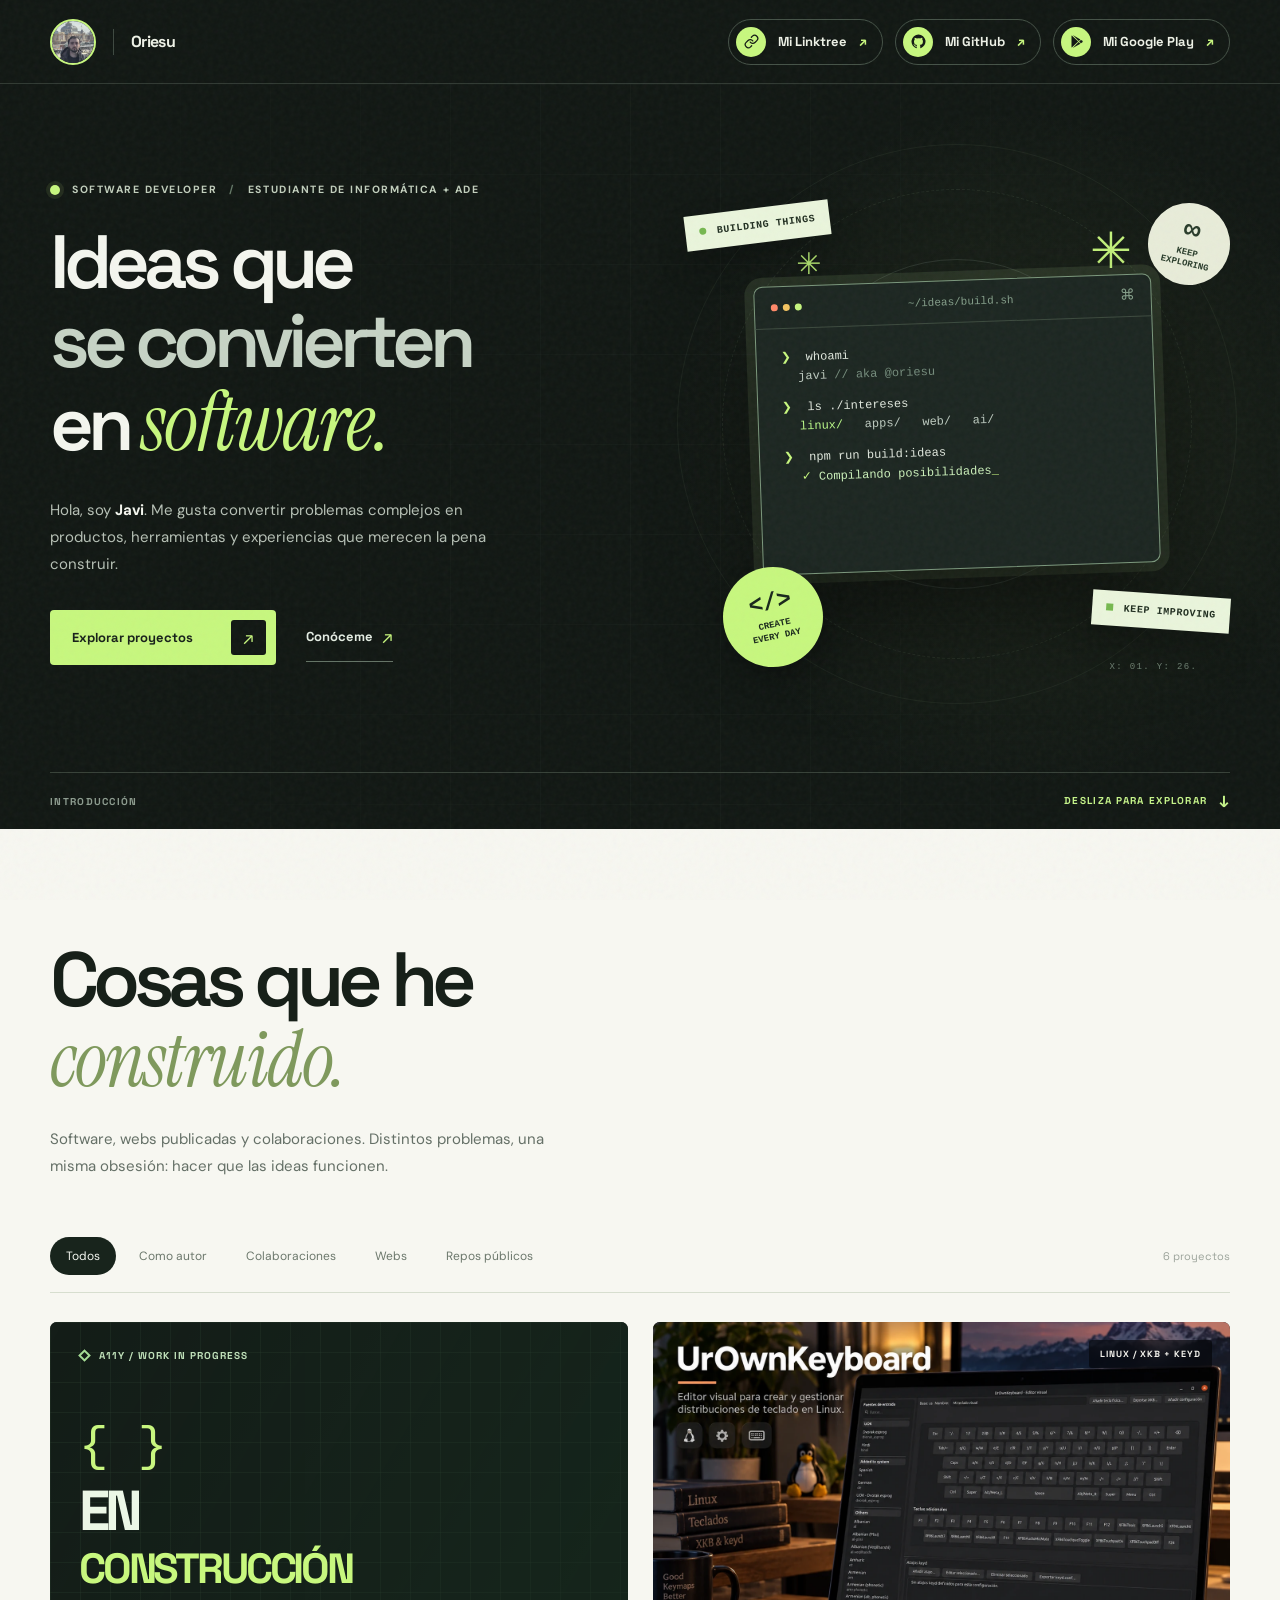
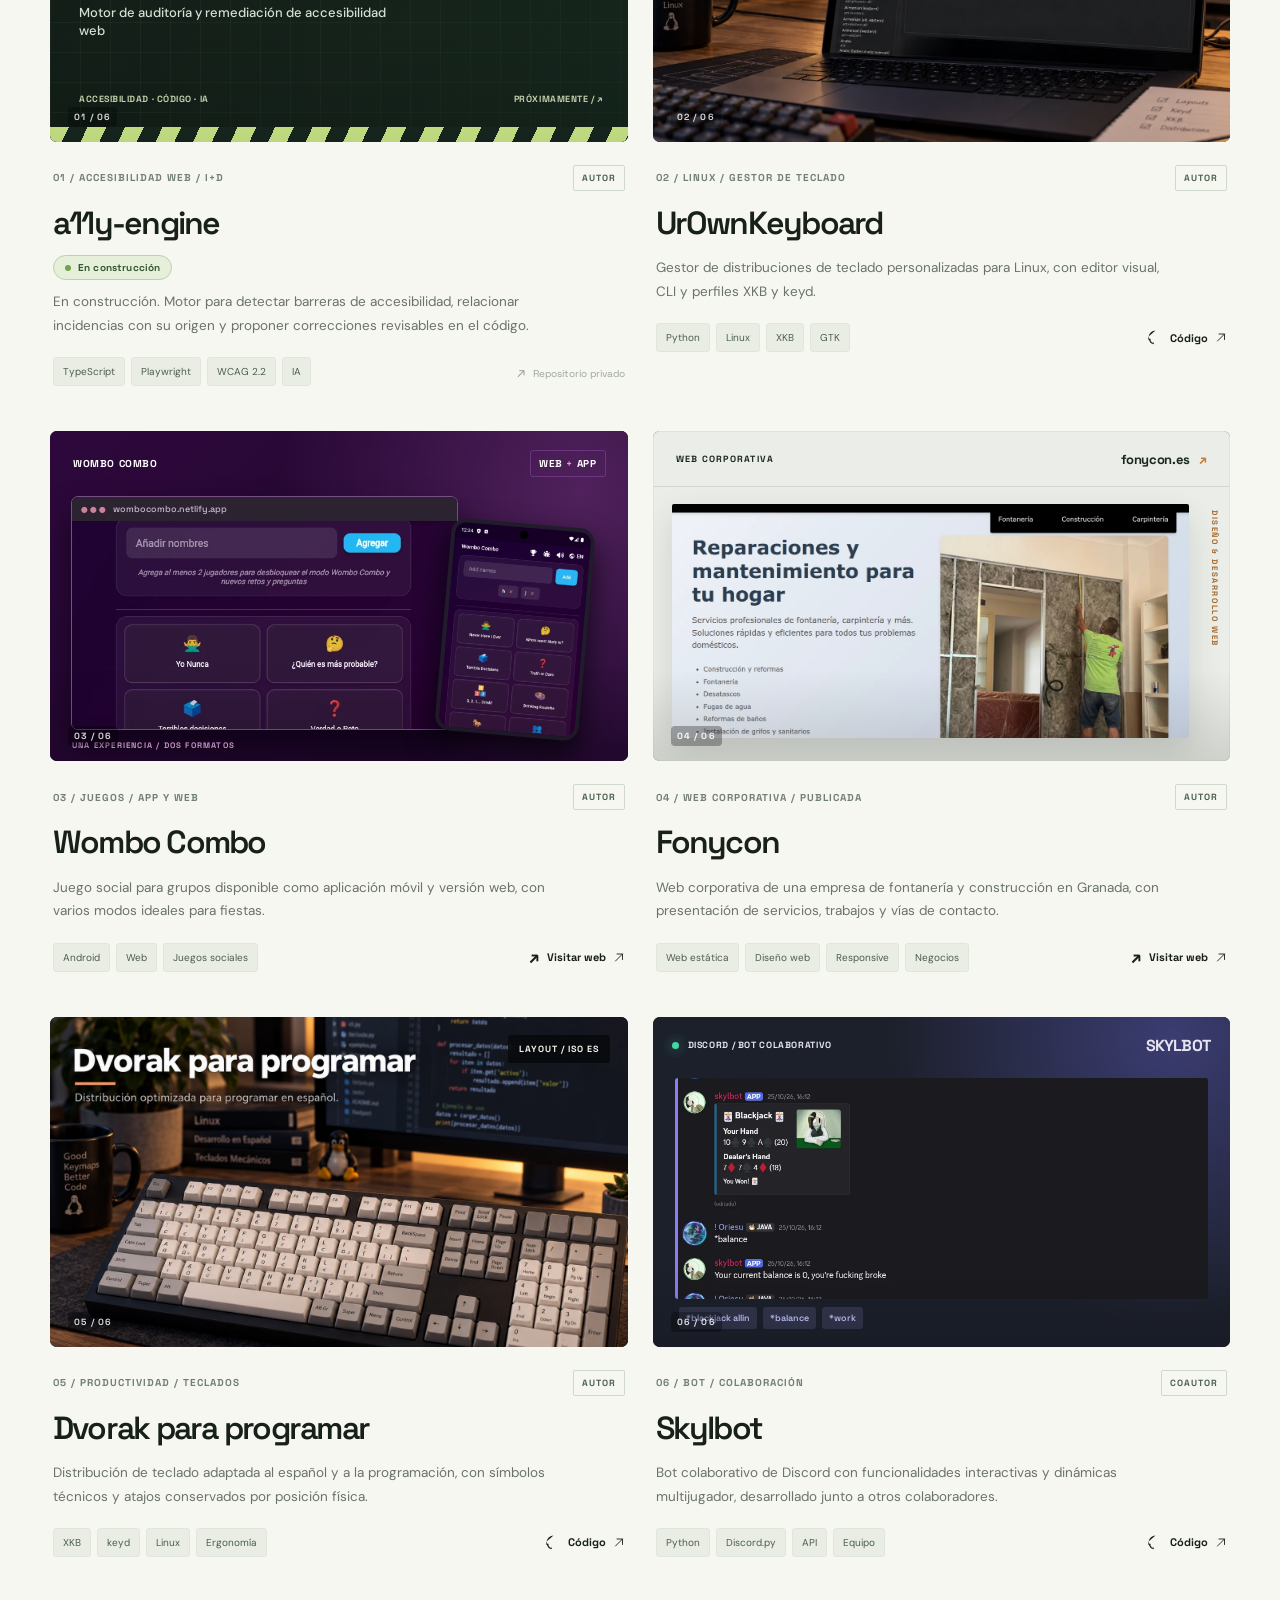
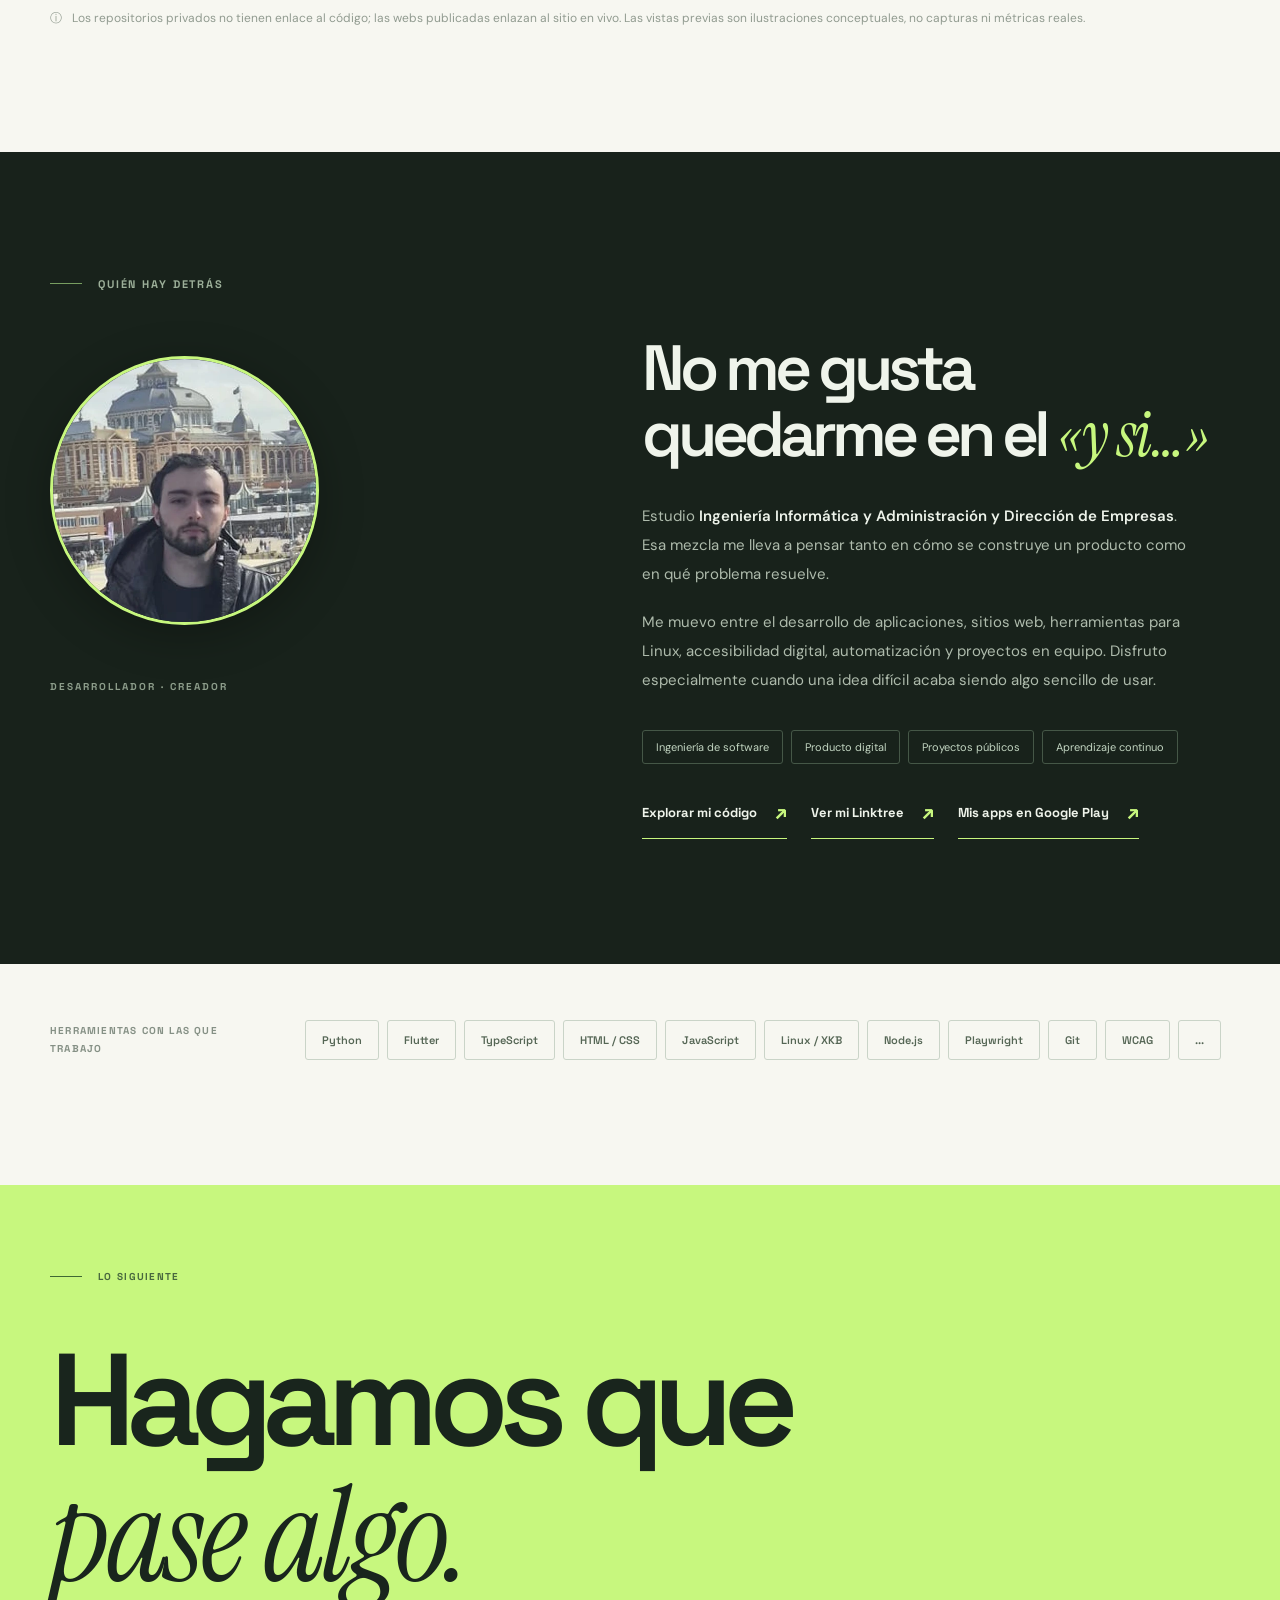
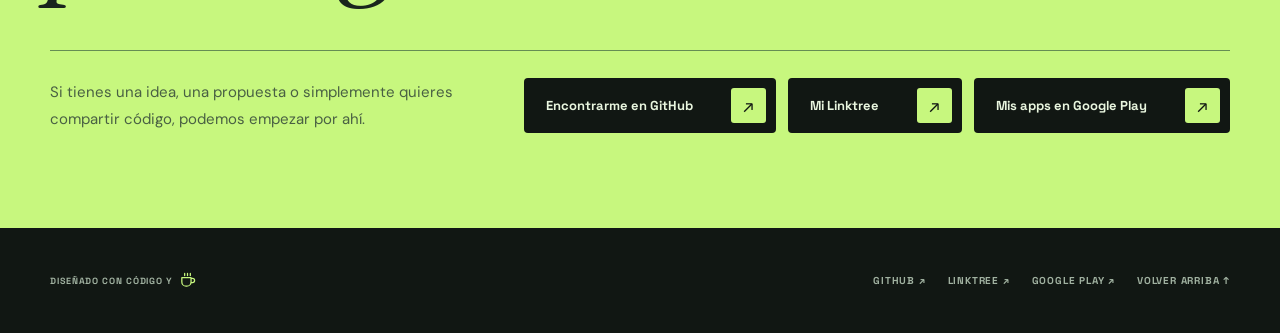
<file: index.html>
<!doctype html>
<html lang="es">
  <head>
    <meta charset="UTF-8" />
    <meta name="viewport" content="width=device-width, initial-scale=1.0" />
    <meta name="theme-color" content="#111713" />
    <meta name="description" content="Portfolio de Javi (Oriesu): desarrollo de software, aplicaciones móviles, proyectos web, herramientas Linux y accesibilidad. Estudiante de Ingeniería Informática y ADE." />
    <link rel="canonical" href="https://oriesu.netlify.app/" />
    <meta property="og:site_name" content="Oriesu" />
    <meta property="og:title" content="Oriesu — Software Developer | Portfolio" />
    <meta property="og:description" content="Proyectos de Javi: apps publicadas, desarrollo web, herramientas Linux y accesibilidad." />
    <meta property="og:type" content="website" />
    <meta property="og:url" content="https://oriesu.netlify.app/" />
    <meta property="og:image" content="https://oriesu.netlify.app/assets/avatar-oriesu.webp" />
    <meta property="og:image:alt" content="Avatar de Oriesu" />
    <meta name="twitter:card" content="summary" />
    <script type="application/ld+json">
      {
        "@context": "https://schema.org",
        "@graph": [
          {
            "@type": "WebSite",
            "name": "Oriesu — Portfolio",
            "url": "https://oriesu.netlify.app/",
            "inLanguage": "es"
          },
          {
            "@type": "Person",
            "name": "Javi",
            "alternateName": "Oriesu",
            "url": "https://oriesu.netlify.app/",
            "description": "Software Developer y estudiante de Ingeniería Informática y Administración y Dirección de Empresas.",
            "sameAs": [
              "https://github.com/Oriesu",
              "https://linktr.ee/Oriesu"
            ]
          }
        ]
      }
    </script>
    <link rel="icon" href="assets/avatar-oriesu-favicon.png" type="image/png" />
    <link rel="preconnect" href="https://fonts.googleapis.com" />
    <link rel="preconnect" href="https://fonts.gstatic.com" crossorigin />
    <link href="https://fonts.googleapis.com/css2?family=DM+Sans:wght@400;500;600;700&family=Instrument+Serif:ital@0;1&family=Space+Grotesk:wght@400;500;600;700&display=swap" rel="stylesheet" />
    <link rel="stylesheet" href="styles.css" />
    <noscript><style>.filter-bar { display: none; }</style></noscript>
    <script src="projects.js" defer></script>
    <script src="script.js" defer></script>
    <title>Oriesu — Software Developer | Portfolio</title>
  </head>
  <body>
    <a class="skip-link" href="#contenido">Saltar al contenido</a>
    <div class="noise" aria-hidden="true"></div>
    <header class="site-header" id="inicio">
      <div class="container nav-shell">
        <a class="brand" href="#inicio" aria-label="Javi, volver al inicio"><img class="brand-avatar" src="assets/avatar-oriesu.webp" alt="" width="46" height="46" decoding="async" /><span class="brand-divider"></span><span class="brand-text">Oriesu</span></a>
        <div class="nav-social-links">
          <a class="nav-contact" href="https://linktr.ee/Oriesu" target="_blank" rel="noopener noreferrer" aria-label="Abrir Linktree de Oriesu">
            <span class="contact-bubble" aria-hidden="true"><svg viewBox="0 0 24 24" fill="none" stroke="currentColor" stroke-width="2" stroke-linecap="round" stroke-linejoin="round"><path d="M10 13a5 5 0 0 0 7.54.54l3-3a5 5 0 0 0-7.07-7.07l-1.72 1.71"/><path d="M14 11a5 5 0 0 0-7.54-.54l-3 3a5 5 0 0 0 7.07 7.07l1.71-1.71"/></svg></span>
            <span>Mi Linktree</span>
            <span aria-hidden="true">↗</span>
          </a>
          <a class="nav-contact" href="https://github.com/Oriesu" target="_blank" rel="noopener noreferrer" aria-label="Abrir perfil de GitHub de Oriesu">
            <span class="contact-bubble" aria-hidden="true"><svg viewBox="0 0 24 24" fill="currentColor"><path d="M12 .8a11.2 11.2 0 0 0-3.54 21.83c.56.1.76-.24.76-.54v-2.03c-3.1.68-3.75-1.32-3.75-1.32-.5-1.29-1.24-1.64-1.24-1.64-1.02-.7.08-.69.08-.69 1.13.08 1.72 1.15 1.72 1.15 1 .1.8 2.14 3.08 1.52.2-.73.39-1.23.71-1.52-2.47-.28-5.06-1.24-5.06-5.51 0-1.22.43-2.22 1.15-3-.12-.28-.5-1.42.11-2.96 0 0 .94-.3 3.08 1.15A10.8 10.8 0 0 1 12 6.7c.96 0 1.9.13 2.79.38 2.14-1.45 3.08-1.15 3.08-1.15.61 1.54.23 2.68.11 2.96.71.78 1.15 1.78 1.15 3 0 4.28-2.6 5.22-5.08 5.5.4.35.76 1.03.76 2.09v2.61c0 .3.2.64.77.53A11.2 11.2 0 0 0 12 .8Z"/></svg></span>
            <span>Mi GitHub</span>
            <span aria-hidden="true">↗</span>
          </a>
          <a class="nav-contact" href="https://play.google.com/store/apps/developer?id=Oriesu" target="_blank" rel="noopener noreferrer" aria-label="Abrir perfil de desarrollador de Oriesu en Google Play">
            <span class="contact-bubble" aria-hidden="true"><svg viewBox="0 0 24 24" fill="currentColor"><path d="M4.5 2.3c-.3.2-.5.7-.5 1.2v17c0 .5.2.9.5 1.2l10.2-9.7L4.5 2.3Zm11 8.9 2.8-2.6L6 1.7l9.5 9.5Zm0 1.6L6 22.3l12.3-6.9-2.8-2.6Zm3.5-3.4-2.8 2.6 2.8 2.6 2-1.1c1.3-.7 1.3-2.3 0-3l-2-1.1Z"/></svg></span>
            <span>Mi Google Play</span>
            <span aria-hidden="true">↗</span>
          </a>
        </div>
        <button class="menu-button" id="menu-button" type="button" aria-expanded="false" aria-controls="mobile-nav" aria-label="Abrir menú"><span></span><span></span></button>
      </div>
      <nav class="mobile-nav" id="mobile-nav" aria-label="Navegación móvil" hidden>
        <a href="#proyectos">Proyectos</a>
        <a href="#sobre-mi">Sobre mí</a>
        <a href="#enfoque">Mi enfoque</a>
        <a href="https://github.com/Oriesu" target="_blank" rel="noopener noreferrer">GitHub ↗</a>
        <a href="https://linktr.ee/Oriesu" target="_blank" rel="noopener noreferrer">Linktree ↗</a>
        <a href="https://play.google.com/store/apps/developer?id=Oriesu" target="_blank" rel="noopener noreferrer">Google Play ↗</a>
      </nav>
    </header>
    <main id="contenido">
      <section class="hero" aria-labelledby="hero-title">
        <div class="hero-grid" aria-hidden="true"></div>
        <div class="container hero-inner">
          <div class="hero-copy">
            <div class="eyebrow hero-eyebrow"><span class="eyebrow-mark"></span>
               SOFTWARE DEVELOPER <span class="eyebrow-sep">/</span> ESTUDIANTE DE INFORMÁTICA + ADE
            </div>
            <h1 id="hero-title">
              Ideas que<br /><span>se convierten</span><br />en <em>software.</em>
            </h1>
            <p class="hero-description">
              Hola, soy <strong>Javi</strong>. Me gusta convertir problemas complejos en productos, herramientas y experiencias que merecen la pena construir.
            </p>
            <div class="hero-actions">
              <a class="button button-lime" href="#proyectos">Explorar proyectos <span class="button-arrow" aria-hidden="true">↗</span></a>
              <a class="button button-text" href="#sobre-mi">Conóceme <span aria-hidden="true">↗</span></a>
            </div>
          </div>
          <div class="hero-visual" aria-label="Ilustración abstracta de proyectos de desarrollo de software">
            <div class="orbit orbit-one"></div>
            <div class="orbit orbit-two"></div>
            <div class="orbit orbit-three"></div>
            <div class="visual-star star-one">✳</div>
            <div class="visual-star star-two">✦</div>
            <div class="float-label float-label-one"><span class="mini-dot"></span> BUILDING THINGS</div>
            <div class="terminal-card" aria-hidden="true">
              <div class="terminal-header">
                <span class="traffic-lights"><i></i><i></i><i></i></span>
                <span>~/ideas/build.sh</span>
                <span class="terminal-glyph">⌘</span>
              </div>
              <div class="terminal-body">
                <div><span class="terminal-prompt">❯</span> whoami</div>
                <p>javi <span class="terminal-comment">// aka @oriesu</span></p>
                <div><span class="terminal-prompt">❯</span> ls ./intereses</div>
                <p><span class="terminal-highlight">linux/</span> &nbsp; apps/ &nbsp; web/ &nbsp; ai/</p>
                <div><span class="terminal-prompt">❯</span> npm run build:ideas</div>
                <p class="terminal-success"><span>✓</span> Compilando posibilidades<span class="terminal-blink">_</span></p>
              </div>
            </div>
            <div class="hero-sticker sticker-a">
              <span class="sticker-main">&lt;/&gt;</span>
              <span>CREATE<br />EVERY DAY</span>
            </div>
            <div class="hero-sticker sticker-b">
              <span class="sticker-infinity">∞</span>
              <span>KEEP<br />EXPLORING</span>
            </div>
            <div class="float-label float-label-two"><span class="mini-square"></span> KEEP IMPROVING</div>
            <span class="visual-coordinate">X: 01. Y: 26.</span>
          </div>
        </div>
        <div class="container hero-foot">
          <span>INTRODUCCIÓN</span>
          <a href="#proyectos">DESLIZA PARA EXPLORAR <span aria-hidden="true">↓</span></a>
        </div>
      </section>
      <section class="work-section section-pad" id="proyectos" aria-labelledby="projects-title">
        <div class="container">
          <div class="section-head">
            <div>
              <h2 id="projects-title">Cosas que he<br /><em>construido.</em></h2>
              <p>Software, webs publicadas y colaboraciones. Distintos problemas, una misma obsesión: hacer que las ideas funcionen.</p>
            </div>
          </div>
          <div class="filter-bar">
            <div class="filter-list" role="group" aria-label="Filtrar proyectos">
              <button class="filter is-active" type="button" data-filter="todos" aria-pressed="true">Todos</button>
              <button class="filter" type="button" data-filter="autor" aria-pressed="false">Como autor</button>
              <button class="filter" type="button" data-filter="coautor" aria-pressed="false">Colaboraciones</button>
              <button class="filter" type="button" data-filter="webs" aria-pressed="false">Webs</button>
              <button class="filter" type="button" data-filter="publico" aria-pressed="false">Repos públicos</button>
            </div>
            <span class="results-count" id="results-count" aria-live="polite">6 proyectos</span>
          </div>
          <div class="projects-grid" id="projects-grid" aria-live="off">
            <!-- portfolio-projects:start -->
<article class="project-card featured " data-ownership="autor" data-visibility="private" data-kind="software" data-project="a11y"><div class="project-art art-a11y-wrap"><div class="showcase showcase-a11y"><div class="construction-grid" aria-hidden="true"></div>
         <span class="construction-top"><span class="construction-signal" aria-hidden="true"></span>A11Y / WORK IN PROGRESS</span>
         <div class="construction-main"><span class="construction-symbol" aria-hidden="true">{ }</span>
           <strong>EN<br><em>CONSTRUCCIÓN</em></strong><span>Motor de auditoría y remediación de accesibilidad web</span>
         </div><div class="construction-bottom"><span>ACCESIBILIDAD · CÓDIGO · IA</span><span>PRÓXIMAMENTE / ↗</span></div>
         <div class="construction-stripes" aria-hidden="true"></div></div><div class="art-watermark">01 / 06</div></div><div class="project-content"><div class="project-overline"><span>01 / ACCESIBILIDAD WEB / I+D</span><span class="project-role">AUTOR</span></div><div class="project-title-row"><h3>a11y-engine</h3></div><span class="project-status">En construcción</span><p>En construcción. Motor para detectar barreras de accesibilidad, relacionar incidencias con su origen y proponer correcciones revisables en el código.</p><div class="project-footer"><div class="project-tags"><span>TypeScript</span><span>Playwright</span><span>WCAG 2.2</span><span>IA</span></div><span class="project-private"><span aria-hidden="true">↗</span> Repositorio privado</span></div></div></article>
<article class="project-card featured " data-ownership="autor" data-visibility="public" data-kind="software" data-project="uok"><div class="project-art art-keyboard-wrap"><div class="showcase showcase-uok"><img class="project-photo " src="assets/projects/uok.webp" alt="Fotomontaje realista basado en el editor de teclado UrOwnKeyboard" loading="lazy" decoding="async" />
        <span class="showcase-corner showcase-corner-light">LINUX / XKB + KEYD</span></div><div class="art-watermark">02 / 06</div></div><div class="project-content"><div class="project-overline"><span>02 / LINUX / GESTOR DE TECLADO</span><span class="project-role">AUTOR</span></div><div class="project-title-row"><h3>UrOwnKeyboard</h3></div><p>Gestor de distribuciones de teclado personalizadas para Linux, con editor visual, CLI y perfiles XKB y keyd.</p><div class="project-footer"><div class="project-tags"><span>Python</span><span>Linux</span><span>XKB</span><span>GTK</span></div><a class="project-link" href="https://github.com/Oriesu/UrOwnKeyboard" target="_blank" rel="noopener noreferrer" aria-label="Ver código de UrOwnKeyboard en GitHub"><svg aria-hidden="true" viewBox="0 0 24 24" fill="currentColor"><path d="M12 .8a11.2 11.2 0 0 0-3.54 21.83c.56.1.76-.24.76-.54v-2.03c-3.1.68-3.75-1.32-3.75-1.32-.5-1.29-1.24-1.64-1.64-1.02-.7.08-.69.08-.69 1.13.08 1.72 1.15 1.72 1.15 1 .1.8 2.14 3.08 1.52.2-.73.39-1.23.71-1.52-2.47-.28-5.06-1.24-5.06-5.51 0-1.22.43-2.22 1.15-3-.12-.28-.5-1.42.11-2.96 0 0 .94-.3 3.08 1.15A10.8 10.8 0 0 1 12 6.7c.96 0 1.9.13 2.79.38 2.14-1.45 3.08-1.15 3.08-1.15.61 1.54.23 2.68.11 2.96.71.78 1.15 1.78 1.15 3 0 4.28-2.6 5.22-5.08 5.5.4.35.76 1.03.76 2.09v2.61c0 .3.2.64.77.53A11.2 11.2 0 0 0 12 .8Z"/></svg><span>Código</span><svg aria-hidden="true" viewBox="0 0 24 24" fill="none" stroke="currentColor" stroke-width="1.8" stroke-linecap="round" stroke-linejoin="round"><path d="M5 19 19 5M8 5h11v11"/></svg></a></div></div></article>
<article class="project-card  " data-ownership="autor" data-visibility="private" data-kind="hybrid" data-project="wombo"><div class="project-art art-wombo-wrap"><div class="showcase showcase-wombo"><div class="wombo-heading"><span>WOMBO COMBO</span><strong>WEB <span>+</span> APP</strong></div>
        <div class="wombo-web-shot"><span class="wombo-web-header"><span aria-hidden="true">● ● ●</span> wombocombo.netlify.app</span><img class="project-photo " src="assets/projects/wombo-web.webp" alt="Captura real de la versión web de Wombo Combo con los juegos disponibles" loading="lazy" decoding="async" /></div>
        <div class="wombo-app-shot"><img class="project-photo " src="assets/projects/wombo-app.webp" alt="Captura real de la aplicación móvil de Wombo Combo" loading="lazy" decoding="async" /></div>
        <span class="wombo-caption">UNA EXPERIENCIA / DOS FORMATOS</span></div><div class="art-watermark">03 / 06</div></div><div class="project-content"><div class="project-overline"><span>03 / JUEGOS / APP Y WEB</span><span class="project-role">AUTOR</span></div><div class="project-title-row"><h3>Wombo Combo</h3></div><p>Juego social para grupos disponible como aplicación móvil y versión web, con varios modos ideales para fiestas.</p><div class="project-footer"><div class="project-tags"><span>Android</span><span>Web</span><span>Juegos sociales</span></div><a class="project-link" href="https://wombocombo.netlify.app/" target="_blank" rel="noopener noreferrer" aria-label="Visitar la web de Wombo Combo"><span class="external-link-icon">↗</span><span>Visitar web</span><svg aria-hidden="true" viewBox="0 0 24 24" fill="none" stroke="currentColor" stroke-width="1.8" stroke-linecap="round" stroke-linejoin="round"><path d="M5 19 19 5M8 5h11v11"/></svg></a></div></div></article>
<article class="project-card  " data-ownership="autor" data-visibility="private" data-kind="web" data-project="fonycon"><div class="project-art art-fonycon-wrap"><div class="showcase showcase-fonycon"><div class="fonycon-meta"><span>WEB CORPORATIVA</span><strong>fonycon.es <span aria-hidden="true">↗</span></strong></div>
        <div class="fonycon-screenshot"><img class="project-photo " src="assets/projects/fonycon.webp" alt="Captura original de la web corporativa de Fonycon" loading="lazy" decoding="async" /></div>
        <div class="fonycon-vertical" aria-hidden="true">DISEÑO & DESARROLLO WEB</div></div><div class="art-watermark">04 / 06</div></div><div class="project-content"><div class="project-overline"><span>04 / WEB CORPORATIVA / PUBLICADA</span><span class="project-role">AUTOR</span></div><div class="project-title-row"><h3>Fonycon</h3></div><p>Web corporativa de una empresa de fontanería y construcción en Granada, con presentación de servicios, trabajos y vías de contacto.</p><div class="project-footer"><div class="project-tags"><span>Web estática</span><span>Diseño web</span><span>Responsive</span><span>Negocios</span></div><a class="project-link" href="https://fonycon.es/" target="_blank" rel="noopener noreferrer" aria-label="Visitar la web de Fonycon"><span class="external-link-icon">↗</span><span>Visitar web</span><svg aria-hidden="true" viewBox="0 0 24 24" fill="none" stroke="currentColor" stroke-width="1.8" stroke-linecap="round" stroke-linejoin="round"><path d="M5 19 19 5M8 5h11v11"/></svg></a></div></div></article>
<article class="project-card  " data-ownership="autor" data-visibility="public" data-kind="software" data-project="dvorak"><div class="project-art art-dvorak-wrap"><div class="showcase showcase-dvorak"><img class="project-photo " src="assets/projects/dvorak.webp" alt="Fotomontaje realista de un teclado Dvorak para programación en español" loading="lazy" decoding="async" />
        <span class="showcase-corner showcase-corner-light">LAYOUT / ISO ES</span></div><div class="art-watermark">05 / 06</div></div><div class="project-content"><div class="project-overline"><span>05 / PRODUCTIVIDAD / TECLADOS</span><span class="project-role">AUTOR</span></div><div class="project-title-row"><h3>Dvorak para programar</h3></div><p>Distribución de teclado adaptada al español y a la programación, con símbolos técnicos y atajos conservados por posición física.</p><div class="project-footer"><div class="project-tags"><span>XKB</span><span>keyd</span><span>Linux</span><span>Ergonomía</span></div><a class="project-link" href="https://github.com/Oriesu/Dvorak-para-programacion-en-espanol" target="_blank" rel="noopener noreferrer" aria-label="Ver código de Dvorak para programar en GitHub"><svg aria-hidden="true" viewBox="0 0 24 24" fill="currentColor"><path d="M12 .8a11.2 11.2 0 0 0-3.54 21.83c.56.1.76-.24.76-.54v-2.03c-3.1.68-3.75-1.32-3.75-1.32-.5-1.29-1.24-1.64-1.64-1.02-.7.08-.69.08-.69 1.13.08 1.72 1.15 1.72 1.15 1 .1.8 2.14 3.08 1.52.2-.73.39-1.23.71-1.52-2.47-.28-5.06-1.24-5.06-5.51 0-1.22.43-2.22 1.15-3-.12-.28-.5-1.42.11-2.96 0 0 .94-.3 3.08 1.15A10.8 10.8 0 0 1 12 6.7c.96 0 1.9.13 2.79.38 2.14-1.45 3.08-1.15 3.08-1.15.61 1.54.23 2.68.11 2.96.71.78 1.15 1.78 1.15 3 0 4.28-2.6 5.22-5.08 5.5.4.35.76 1.03.76 2.09v2.61c0 .3.2.64.77.53A11.2 11.2 0 0 0 12 .8Z"/></svg><span>Código</span><svg aria-hidden="true" viewBox="0 0 24 24" fill="none" stroke="currentColor" stroke-width="1.8" stroke-linecap="round" stroke-linejoin="round"><path d="M5 19 19 5M8 5h11v11"/></svg></a></div></div></article>
<article class="project-card  " data-ownership="coautor" data-visibility="public" data-kind="software" data-project="skylbot"><div class="project-art art-bot-wrap"><div class="showcase showcase-skylbot"><div class="skylbot-intro"><span class="skylbot-dot" aria-hidden="true"></span><span>DISCORD / BOT COLABORATIVO</span><strong>SKYLBOT</strong></div>
        <div class="skylbot-chat"><img class="project-photo " src="assets/projects/skylbot.webp" alt="Captura real de una conversación con Skylbot en Discord: blackjack, saldo y trabajo" loading="lazy" decoding="async" /></div>
        <div class="skylbot-foot"><span>*blackjack allin</span><span>*balance</span><span>*work</span></div></div><div class="art-watermark">06 / 06</div></div><div class="project-content"><div class="project-overline"><span>06 / BOT / COLABORACIÓN</span><span class="project-role">COAUTOR</span></div><div class="project-title-row"><h3>Skylbot</h3></div><p>Bot colaborativo de Discord con funcionalidades interactivas y dinámicas multijugador, desarrollado junto a otros colaboradores.</p><div class="project-footer"><div class="project-tags"><span>Python</span><span>Discord.py</span><span>API</span><span>Equipo</span></div><a class="project-link" href="https://github.com/nestx0/Skylbot" target="_blank" rel="noopener noreferrer" aria-label="Ver código de Skylbot en GitHub"><svg aria-hidden="true" viewBox="0 0 24 24" fill="currentColor"><path d="M12 .8a11.2 11.2 0 0 0-3.54 21.83c.56.1.76-.24.76-.54v-2.03c-3.1.68-3.75-1.32-3.75-1.32-.5-1.29-1.24-1.64-1.64-1.02-.7.08-.69.08-.69 1.13.08 1.72 1.15 1.72 1.15 1 .1.8 2.14 3.08 1.52.2-.73.39-1.23.71-1.52-2.47-.28-5.06-1.24-5.06-5.51 0-1.22.43-2.22 1.15-3-.12-.28-.5-1.42.11-2.96 0 0 .94-.3 3.08 1.15A10.8 10.8 0 0 1 12 6.7c.96 0 1.9.13 2.79.38 2.14-1.45 3.08-1.15 3.08-1.15.61 1.54.23 2.68.11 2.96.71.78 1.15 1.78 1.15 3 0 4.28-2.6 5.22-5.08 5.5.4.35.76 1.03.76 2.09v2.61c0 .3.2.64.77.53A11.2 11.2 0 0 0 12 .8Z"/></svg><span>Código</span><svg aria-hidden="true" viewBox="0 0 24 24" fill="none" stroke="currentColor" stroke-width="1.8" stroke-linecap="round" stroke-linejoin="round"><path d="M5 19 19 5M8 5h11v11"/></svg></a></div></div></article>
            <!-- portfolio-projects:end -->
          </div>
          <p class="privacy-note"><span aria-hidden="true">ⓘ</span> 
            Los repositorios privados no tienen enlace al código; las webs publicadas enlazan al sitio en vivo. Las vistas previas son ilustraciones 
            conceptuales, no capturas ni métricas reales.
          </p>
        </div>
      </section>
      <section class="about-section section-pad" id="sobre-mi" aria-labelledby="about-title">
        <div class="container about-layout">
          <div class="about-left">
            <div class="section-label light"><span class="section-line"></span> QUIÉN HAY DETRÁS</div>
            <div class="about-symbol" aria-hidden="true"><img src="assets/avatar-oriesu.webp" alt="" width="280" height="280" decoding="async" /><span></span></div>
            <div class="about-caption">DESARROLLADOR · CREADOR </div>
          </div>
          <div class="about-right">
            <h2 id="about-title">No me gusta<br />quedarme en el <em>«y si…»</em></h2>
            <p>Estudio <strong>Ingeniería Informática y Administración y Dirección de Empresas</strong>. Esa mezcla me lleva a pensar tanto en cómo se construye un producto como en qué problema resuelve.</p>
            <p>Me muevo entre el desarrollo de aplicaciones, sitios web, herramientas para Linux, accesibilidad digital, automatización y proyectos en equipo. Disfruto especialmente cuando una idea difícil acaba siendo algo sencillo de usar.</p>
            <div class="about-pills">
              <span>Ingeniería de software</span>
              <span>Producto digital</span>
              <span>Proyectos públicos</span>
              <span>Aprendizaje continuo</span>
            </div>
            <div class="about-links">
              <a class="about-link" href="https://github.com/Oriesu" target="_blank" rel="noopener noreferrer">
                Explorar mi código <span aria-hidden="true">↗</span>
              </a>
              <a class="about-link" href="https://linktr.ee/Oriesu" target="_blank" rel="noopener noreferrer">
                Ver mi Linktree <span aria-hidden="true">↗</span>
              </a>
              <a class="about-link" href="https://play.google.com/store/apps/developer?id=Oriesu" target="_blank" rel="noopener noreferrer">
                Mis apps en Google Play <span aria-hidden="true">↗</span>
              </a>
            </div>
          </div>
        </div>
      </section>
      <section class="approach-section section-pad" id="enfoque" aria-labelledby="approach-title">
        <div class="container">
          <div class="stack-band">
            <span>HERRAMIENTAS CON LAS QUE TRABAJO</span>
            <div class="stack-items">
              <span>Python</span>
              <span>Flutter</span>
              <span>TypeScript</span>
              <span>HTML / CSS</span>
              <span>JavaScript</span>
              <span>Linux / XKB</span>
              <span>Node.js</span>
              <span>Playwright</span>
              <span>Git</span>
              <span>WCAG</span>
              <span>...</span>
            </div>
          </div>
        </div>
      </section>
      <section class="contact-section" id="contacto" aria-labelledby="contact-title">
        <div class="container contact-inner">
          <div class="contact-top">
            <span class="section-label"><span class="section-line"></span> LO SIGUIENTE</span>
          </div>
          <h2 id="contact-title">Hagamos que<br /><em>pase algo.</em><span class="contact-asterisk"></span></h2>
          <div class="contact-bottom">
            <p>Si tienes una idea, una propuesta o simplemente quieres compartir código, podemos empezar por ahí.</p>
            <div class="contact-actions">
              <a class="button button-dark" href="https://github.com/Oriesu" target="_blank" rel="noopener noreferrer">Encontrarme en GitHub <span class="button-arrow" aria-hidden="true">↗</span></a>
              <a class="button button-dark" href="https://linktr.ee/Oriesu" target="_blank" rel="noopener noreferrer">Mi Linktree <span class="button-arrow" aria-hidden="true">↗</span></a>
              <a class="button button-dark" href="https://play.google.com/store/apps/developer?id=Oriesu" target="_blank" rel="noopener noreferrer">Mis apps en Google Play <span class="button-arrow" aria-hidden="true">↗</span></a>
            </div>
          </div>
        </div>
      </section>
    </main>
    <footer class="footer">
      <div class="container footer-inner">
        <span>DISEÑADO CON CÓDIGO Y <svg class="coffee-icon" xmlns="http://www.w3.org/2000/svg" viewBox="0 0 24 24" fill="none" stroke="currentColor" stroke-width="1.8" stroke-linecap="round" stroke-linejoin="round" aria-label="café" role="img"><path d="M4 8h13v6a6 6 0 0 1-6 6h-1a6 6 0 0 1-6-6V8ZM17 9h2a3 3 0 0 1 0 6h-2M8 2v3M12 2v3M16 2v3"/></svg></span>
        <div class="footer-links">
          <a href="https://github.com/Oriesu" target="_blank" rel="noopener noreferrer">GITHUB ↗</a>
          <a href="https://linktr.ee/Oriesu" target="_blank" rel="noopener noreferrer">LINKTREE ↗</a>
          <a href="https://play.google.com/store/apps/developer?id=Oriesu" target="_blank" rel="noopener noreferrer">GOOGLE PLAY ↗</a>
          <a href="#inicio">VOLVER ARRIBA ↑</a>
        </div>
      </div>
    </footer>
  </body>
</html>
</file>
<file: styles.css>
/* Portfolio de Javi / Oriesu — estilos en uso.
* Eliminados los componentes antiguos que ya no aparecen en el HTML ni en las tarjetas generadas por JavaScript.
* Mantener las reglas responsivas y las interacciones del menú y los filtros.
*/

:root {
  --ink: #172019;
  --dark: #111713;
  --paper: #f7f7f1;
  --lime: #c7f77e;
  --headline: "Space Grotesk",system-ui,sans-serif;
  --body: "DM Sans",system-ui,sans-serif;
  --serif: "Instrument Serif",Georgia,serif;
}

* {
  box-sizing: border-box;
}

html {
  scroll-behavior: smooth;
  scroll-padding-top: 90px;
}

body {
  margin: 0;
  background: var(--paper);
  font-family: var(--body);
  color: var(--ink);
  -webkit-font-smoothing: antialiased;
}

button,
a {
  -webkit-tap-highlight-color: transparent;
}

a {
  color: inherit;
  text-decoration: none;
}

button {
  font: inherit;
  cursor: pointer;
}

::selection {
  background: var(--lime);
  color: #172019;
}

.container {
  width: min(1240px,calc(100% - 100px));
  margin-inline: auto;
}

.skip-link {
  position: absolute;
  top: -100px;
  left: 12px;
  z-index: 100;
  background: var(--lime);
  color: var(--ink);
  padding: 12px 18px;
}

.skip-link:focus {
  top: 10px;
}

.noise {
  position: fixed;
  inset: 0;
  pointer-events: none;
  z-index: 30;
  opacity: .04;
  background-image: url("data:image/svg+xml,%3Csvg viewBox='0 0 220 220' xmlns='http://www.w3.org/2000/svg'%3E%3Cfilter id='n'%3E%3CfeTurbulence type='fractalNoise' baseFrequency='.8' numOctaves='3' stitchTiles='stitch'/%3E%3C/filter%3E%3Crect width='100%25' height='100%25' filter='url(%23n)'/%3E%3C/svg%3E");
}

.site-header {
  background: var(--dark);
  color: #eef2e7;
  border-bottom: 1px solid #303932;
  position: relative;
  z-index: 20;
}

.nav-shell {
  min-height: 83px;
  display: flex;
  align-items: center;
  gap: 32px;
}

.brand {
  display: flex;
  align-items: center;
  gap: 17px;
  font-family: var(--headline);
  font-weight: 700;
  white-space: nowrap;
}

.brand-avatar {
  width: 46px;
  height: 46px;
  display: block;
  flex: 0 0 46px;
  object-fit: cover;
  border-radius: 50%;
  border: 2px solid var(--lime);
  background: #28352c;
}

.brand-divider {
  width: 1px;
  height: 26px;
  background: #3e4940;
}

.brand-text {
  font-size: 16px;
  letter-spacing: -.04em;
}

.brand-suffix {
  font-size: 12px;
  color: #869588;
  font-weight: 500;
  margin-left: 3px;
}

.nav-social-links {
  display: flex;
  align-items: center;
  gap: 12px;
  margin-left: auto;
}

.nav-contact {
  display: flex;
  align-items: center;
  gap: 12px;
  font-family: var(--headline);
  font-size: 13px;
  font-weight: 700;
  border: 1px solid #455247;
  padding: 7px 15px 7px 7px;
  border-radius: 40px;
  white-space: nowrap;
  transition: border-color .2s,background .2s;
}

.nav-contact:hover {
  border-color: var(--lime);
  background: #232b24;
}

.nav-contact>span:last-child {
  color: var(--lime);
}

.contact-bubble {
  width: 30px;
  height: 30px;
  display: grid;
  place-items: center;
  border-radius: 50%;
  background: var(--lime);
  color: var(--dark);
}

.contact-bubble svg {
  width: 15px;
  height: 15px;
}

.menu-button,
.mobile-nav {
  display: none;
}

.hero {
  background: var(--dark);
  color: #f4f6ef;
  position: relative;
  overflow: hidden;
}

.hero-grid {
  position: absolute;
  inset: 0;
  opacity: .43;
  pointer-events: none;
  background-image: linear-gradient(to right,#3540384e 1px,transparent 1px),linear-gradient(to bottom,#3540384e 1px,transparent 1px);
  background-size: 90px 90px;
  mask-image: linear-gradient(90deg,transparent,black 52%,transparent);
}

.hero:before {
  content: "";
  position: absolute;
  right: -100px;
  top: 0;
  width: 730px;
  height: 730px;
  background: radial-gradient(circle,#9fbd6c1a,transparent 66%);
  pointer-events: none;
}

.hero-inner {
  min-height: 678px;
  display: grid;
  grid-template-columns: 1.05fr .95fr;
  align-items: center;
  position: relative;
  padding-block: 70px 78px;
  gap: 32px;
}

.hero-copy {
  z-index: 2;
}

.eyebrow {
  font-size: 10.5px;
  font-weight: 700;
  letter-spacing: .145em;
}

.hero-eyebrow {
  display: flex;
  gap: 12px;
  align-items: center;
  color: #c2cfbd;
  margin-bottom: 27px;
  white-space: nowrap;
}

.eyebrow-mark {
  width: 10px;
  height: 10px;
  background: var(--lime);
  border-radius: 50%;
  box-shadow: 0 0 0 4px #c7f77e18;
}

.eyebrow-sep {
  color: #657868;
}

.hero h1,
.section-head h2,
.about-right h2,
.contact-inner h2 {
  font-family: var(--headline);
  font-weight: 600;
  letter-spacing: -.078em;
  line-height: 1.04;
  margin: 0;
}

.hero h1 {
  font-size: clamp(58px,5.9vw,91px);
  white-space: nowrap;
}

.hero h1>span {
  color: #c6d3c5;
}

.hero h1 em,
.section-head h2 em,
.about-right h2 em,
.contact-inner h2 em {
  font-family: var(--serif);
  letter-spacing: -.025em;
  font-weight: 400;
}

.hero h1 em {
  color: var(--lime);
  font-size: 1.09em;
}

.hero-description {
  font-size: 15px;
  line-height: 1.8;
  color: #b7c1b6;
  max-width: 480px;
  margin: 31px 0 32px;
}

.hero-description strong {
  font-weight: 700;
  color: #f4f6ef;
}

.hero-actions {
  display: flex;
  align-items: center;
  gap: 30px;
}

.button {
  display: inline-flex;
  align-items: center;
  justify-content: space-between;
  gap: 38px;
  border-radius: 4px;
  font-family: var(--headline);
  font-size: 13px;
  font-weight: 700;
  transition: transform .2s,background .2s;
}

.button:hover {
  transform: translateY(-3px);
}

.button:focus-visible,
.filter:focus-visible,
a:focus-visible,
button:focus-visible {
  outline: 3px solid #80b836;
  outline-offset: 3px;
}

.button-lime {
  background: var(--lime);
  color: #172019;
  padding: 10px 10px 10px 22px;
}

.button-lime:hover {
  background: #dcffa7;
}

.button-arrow {
  width: 35px;
  height: 35px;
  display: grid;
  place-items: center;
  border-radius: 3px;
  background: var(--dark);
  color: var(--lime);
  font-size: 18px;
  font-weight: 400;
}

.button-text {
  color: #e5ede3;
  gap: 9px;
  border-bottom: 1px solid #637365;
  padding: 13px 0;
  border-radius: 0;
}

.button-text span {
  color: var(--lime);
  font-size: 18px;
  font-weight: 400;
}

.hero-visual {
  height: 540px;
  position: relative;
  display: flex;
  align-items: center;
  justify-content: center;
  isolation: isolate;
}

.orbit {
  position: absolute;
  inset: 50%;
  border: 1px solid #82948638;
  border-radius: 50%;
  transform: translate(-50%,-50%);
}

.orbit-one {
  width: 330px;
  height: 330px;
}

.orbit-two {
  width: 470px;
  height: 470px;
  border-style: dashed;
  border-color: #839b7a23;
  animation: orbit-spin 45s linear infinite;
}

.orbit-three {
  width: 560px;
  height: 560px;
  border-color: #839b7a17;
}

.orbit-two:after {
  content: "✳";
  position: absolute;
  top: 54px;
  left: 73px;
  font-size: 30px;
  color: #b9ec75;
  transform: rotate(45deg);
}

.visual-star {
  position: absolute;
  font-family: var(--headline);
  color: var(--lime);
  z-index: 2;
}

.star-one {
  top: 12%;
  right: 18%;
  font-size: 50px;
}

.star-two {
  bottom: 16%;
  left: 13%;
  font-size: 23px;
}

.terminal-card {
  width: min(398px,86%);
  height: 289px;
  border: 1px solid #7b977c;
  box-shadow: 0 45px 100px #0008,0 0 0 9px #b9de9420;
  background: #1c2621;
  border-radius: 9px;
  position: relative;
  z-index: 3;
  transform: rotate(-2deg);
  transition: transform .2s ease-out;
}

.terminal-header {
  height: 42px;
  border-bottom: 1px solid #3c4a3e;
  display: flex;
  align-items: center;
  justify-content: space-between;
  padding: 0 16px;
  color: #859f8a;
  font-size: 11px;
  font-family: monospace;
}

.traffic-lights {
  display: flex;
  gap: 5px;
}

.traffic-lights i {
  display: block;
  width: 7px;
  height: 7px;
  border-radius: 50%;
  background: #718875;
}

.traffic-lights i:first-child {
  background: #ff8969;
}

.traffic-lights i:nth-child(2) {
  background: #f4c461;
}

.traffic-lights i:last-child {
  background: var(--lime);
}

.terminal-glyph {
  font-size: 15px;
}

.terminal-body {
  padding: 21px 24px;
  font-family: "SFMono-Regular",Consolas,monospace;
  font-size: 12px;
  color: #e1e8de;
}

.terminal-body>div {
  margin-bottom: 5px;
}

.terminal-body p {
  margin: 0 0 16px 17px;
  color: #becbc0;
}

.terminal-prompt {
  color: var(--lime);
  margin-right: 8px;
}

.terminal-comment {
  color: #758c7c;
}

.terminal-highlight {
  color: #bafa89;
}

.terminal-body .terminal-success {
  color: #ccf1bb;
}

.terminal-success span:first-child {
  color: var(--lime);
}

.terminal-blink {
  animation: blink 1.25s step-end infinite;
  color: var(--lime);
}

.float-label {
  position: absolute;
  font-family: monospace;
  background: #eaf5dc;
  color: #202e20;
  padding: 12px 14px;
  font-weight: 700;
  font-size: 10px;
  letter-spacing: .06em;
  z-index: 4;
  box-shadow: 0 16px 32px #0003;
}

.float-label-one {
  top: 10%;
  left: 0;
  transform: rotate(-7deg);
}

.float-label-two {
  bottom: 12%;
  right: 0;
  transform: rotate(4deg);
}

.mini-dot,
.mini-square {
  display: inline-block;
  width: 7px;
  height: 7px;
  border-radius: 50%;
  background: #76b84f;
  margin-right: 4px;
}

.mini-square {
  border-radius: 0;
}

.hero-sticker {
  width: 100px;
  height: 100px;
  border-radius: 50%;
  display: flex;
  flex-direction: column;
  align-items: center;
  justify-content: center;
  gap: 5px;
  position: absolute;
  z-index: 5;
  font-family: monospace;
  font-size: 9px;
  text-align: center;
  line-height: 1.25;
  font-weight: bold;
}

.sticker-a {
  bottom: 5%;
  left: 7%;
  background: var(--lime);
  color: #18271b;
  transform: rotate(-12deg);
  box-shadow: 0 12px 24px #0004;
}

.sticker-main {
  font-size: 24px;
  line-height: 1;
}

.sticker-b {
  top: 9%;
  right: 0;
  background: #e8ecd9;
  color: #293c2b;
  transform: rotate(13deg);
  width: 82px;
  height: 82px;
}

.sticker-infinity {
  font-size: 28px;
  line-height: .9;
}

.visual-coordinate {
  position: absolute;
  right: 6%;
  bottom: 4%;
  color: #718475;
  font: 9px monospace;
  letter-spacing: .15em;
}

.hero-foot {
  height: 57px;
  border-top: 1px solid #374138;
  display: flex;
  align-items: center;
  justify-content: space-between;
  font: 10px var(--headline);
  font-weight: 700;
  letter-spacing: .13em;
  color: #8d9c8f;
  position: relative;
}

.hero-foot a {
  color: #c6f58a;
  transition: color .2s;
}

.hero-foot a:hover {
  color: #fff;
}

.hero-foot a span {
  font-size: 16px;
  vertical-align: middle;
  margin-left: 7px;
}

.section-pad {
  padding-block: 125px;
}

/* Menos espacio superior en las secciones de proyectos y herramientas. */
.work-section {
  padding-top: 76px;
}

.approach-section {
  padding-top: 56px;
}

.section-label {
  font-family: var(--headline);
  font-weight: 700;
  font-size: 11px;
  letter-spacing: .17em;
  display: flex;
  align-items: center;
  gap: 16px;
  color: #536454;
}

.section-line {
  width: 32px;
  height: 1px;
  background: #779e60;
}

.section-head {
  display: flex;
  align-items: flex-end;
  justify-content: space-between;
  margin: 35px 0 57px;
  gap: 40px;
}

.section-head h2 {
  font-size: clamp(56px,6vw,83px);
}

.section-head h2 em {
  color: #7f995d;
}

.section-head p {
  max-width: 510px;
  color: #657067;
  font-size: 15px;
  line-height: 1.8;
  margin: 25px 0 0;
}

.filter-bar {
  display: flex;
  justify-content: space-between;
  align-items: center;
  border-bottom: 1px solid #d7decf;
  padding-bottom: 17px;
  gap: 16px;
  margin-bottom: 29px;
}

.filter-list {
  display: flex;
  gap: 7px;
  flex-wrap: wrap;
}

.filter {
  border: 1px solid transparent;
  border-radius: 50px;
  background: transparent;
  color: #6c786c;
  font-size: 12px;
  padding: 10px 15px;
  transition: background .2s,color .2s;
}

.filter:hover {
  background: #e6eadd;
  color: #1d281d;
}

.filter.is-active {
  background: #18241c;
  color: #f4f7f0;
}

.results-count {
  font: 11px var(--headline);
  color: #9ba39a;
  white-space: nowrap;
}

.projects-grid {
  display: grid;
  grid-template-columns: repeat(2,minmax(0,1fr));
  gap: 45px 25px;
}

.project-card {
  min-width: 0;
  animation: fadeIn .35s ease both;
}

.project-art {
  position: relative;
  height: 330px;
  overflow: hidden;
  border-radius: 7px;
  isolation: isolate;
  transition: transform .3s ease;
}

.project-card.featured .project-art {
  height: 420px;
}

.project-card:hover .project-art {
  transform: translateY(-4px);
}

.project-art:after {
  content: "";
  position: absolute;
  inset: 0;
  background: radial-gradient(260px circle at var(--mouse-x,-500px) var(--mouse-y,-500px),#ffffff42,transparent 90%);
  z-index: 10;
  pointer-events: none;
}

.art-watermark {
  position: absolute;
  bottom: 15px;
  left: 18px;
  font: 9px var(--headline);
  font-weight: 700;
  letter-spacing: .13em;
  z-index: 5;
  opacity: .55;
}

.project-content {
  padding: 23px 3px 0;
}

.project-overline {
  display: flex;
  justify-content: space-between;
  gap: 20px;
  align-items: center;
  color: #718072;
  font: 10px var(--headline);
  font-weight: 700;
  letter-spacing: .1em;
}

.project-role {
  border: 1px solid #ced8cb;
  border-radius: 2px;
  padding: 6px 8px;
  color: #4d6151;
  font-size: 9px;
}

.project-title-row {
  display: flex;
  align-items: center;
  justify-content: space-between;
  gap: 12px;
  margin-top: 13px;
}

.project-title-row h3 {
  font: 600 clamp(26px,2.5vw,35px)/1.2 var(--headline);
  letter-spacing: -.055em;
  margin: 0;
}

.project-link svg {
  width: 15px;
  height: 15px;
}

.project-content>p {
  color: #69736b;
  font-size: 13.5px;
  line-height: 1.75;
  max-width: 525px;
  min-height: 48px;
  margin: 14px 0 19px;
}

.project-footer {
  display: flex;
  align-items: center;
  justify-content: space-between;
  gap: 15px;
  flex-wrap: wrap;
}

.project-tags {
  display: flex;
  gap: 6px;
  flex-wrap: wrap;
}

.project-tags span {
  background: #e9ede4;
  border: 1px solid #e1e6dc;
  color: #4c5d4e;
  font-size: 10px;
  padding: 7px 9px;
  border-radius: 3px;
  white-space: nowrap;
}

.project-link {
  display: flex;
  align-items: center;
  gap: 7px;
  font: 700 11px var(--headline);
  white-space: nowrap;
  transition: color .2s;
}

.project-link:hover {
  color: #5f8e34;
}

.project-link svg:last-child {
  width: 12px;
}

.project-private {
  font: 10px var(--headline);
  color: #9aa49a;
  white-space: nowrap;
}

.project-private span {
  font-size: 14px;
  padding-right: 4px;
}

.privacy-note {
  margin: 53px 0 0;
  font-size: 12px;
  color: #919b90;
}

.privacy-note span {
  margin-right: 7px;
}

.art-a11y-wrap {
  background: #dcebd9;
}

.art-keyboard-wrap {
  background: #bbc9f6;
}

.art-wombo-wrap {
  background: #f97a46;
}

.art-dvorak-wrap {
  background: #e7e5d5;
}

.art-bot-wrap {
  background: #bed7ed;
}

.about-section {
  background: #18221b;
  color: #eff4eb;
  overflow: hidden;
}

.about-layout {
  display: grid;
  grid-template-columns: .9fr 1.1fr;
  gap: 110px;
}

.section-label.light {
  color: #9caf99;
}

.about-symbol {
  width: clamp(200px, 21vw, 280px);
  height: clamp(200px, 21vw, 280px);
  margin: 65px 0 55px;
  position: relative;
}

.about-symbol img {
  display: block;
  width: 100%;
  height: 100%;
  border-radius: 50%;
  border: 3px solid var(--lime);
  object-fit: cover;
  background: #314535;
  box-shadow: 0 10px 45px #0004;
}

.about-symbol span {
  position: absolute;
  top: -20px;
  right: -35px;
  font: 80px var(--serif);
  color: var(--lime);
  letter-spacing: 0;
}

.about-caption {
  font: 700 10px var(--headline);
  letter-spacing: .2em;
  color: #8d9d8b;
}

.about-right {
  padding-top: 58px;
}

.about-right h2 {
  font-size: clamp(49px,5vw,72px);
  margin-bottom: 33px;
}

.about-right h2 em {
  color: var(--lime);
}

.about-right p {
  font-size: 15px;
  line-height: 1.95;
  color: #aebbac;
  max-width: 555px;
  margin: 0 0 18px;
}

.about-right p strong {
  color: #edf3ea;
  font-weight: 600;
}

.about-pills {
  display: flex;
  flex-wrap: wrap;
  gap: 8px;
  margin: 35px 0;
}

.about-pills span {
  border: 1px solid #455747;
  color: #c2d5c1;
  padding: 9px 13px;
  border-radius: 3px;
  font-size: 11px;
}

.about-links {
  display: flex;
  flex-wrap: wrap;
  gap: 24px;
  align-items: center;
}

.about-link {
  display: inline-flex;
  gap: 18px;
  align-items: center;
  font: 700 13px var(--headline);
  border-bottom: 1px solid var(--lime);
  padding-bottom: 13px;
  transition: color .2s;
}

.about-link span {
  color: var(--lime);
  font-size: 20px;
}

.about-link:hover {
  color: var(--lime);
}

.stack-band {
  display: grid;
  grid-template-columns: 205px 1fr;
  gap: 50px;
  align-items: center;
  margin-top: 0;
}

.stack-band>span {
  font: 700 10px var(--headline);
  letter-spacing: .12em;
  color: #859085;
  line-height: 1.8;
}

.stack-items {
  display: flex;
  gap: 8px;
  flex-wrap: wrap;
}

.stack-items span {
  font: 600 11px var(--headline);
  padding: 12px 16px;
  border: 1px solid #cad4c8;
  border-radius: 3px;
  color: #556655;
}

.contact-section {
  background: #c7f77e;
  color: #19251d;
  padding-block: 85px 95px;
}

.contact-top {
  display: flex;
  justify-content: space-between;
  align-items: center;
}

.contact-top>span:last-child {
  font: 700 10px var(--headline);
  letter-spacing: .13em;
}

.contact-section .section-label {
  color: #48683e;
}

.contact-section .section-line {
  background: #3f6933;
}

.contact-inner h2 {
  font-size: clamp(82px,10.2vw,151px);
  margin: 50px 0 45px;
  position: relative;
}

.contact-inner h2 em {
  font-weight: 400;
}

.contact-asterisk {
  font-size: 70px;
  color: #4c8042;
  vertical-align: top;
  letter-spacing: 0;
  margin-left: 35px;
}

.contact-bottom {
  display: flex;
  align-items: end;
  justify-content: space-between;
  gap: 30px;
  border-top: 1px solid #658d53;
  padding-top: 27px;
}

.contact-bottom p {
  max-width: 425px;
  font-size: 15px;
  line-height: 1.8;
  margin: 0;
  color: #496043;
}

.contact-actions {
  display: flex;
  gap: 12px;
  flex-wrap: wrap;
  justify-content: flex-end;
}

.button-dark {
  background: var(--dark);
  padding: 10px 10px 10px 22px;
  color: #e9f6df;
  white-space: nowrap;
}

.button-dark:hover {
  background: #334b32;
}

.button-dark .button-arrow {
  background: #c7f77e;
  color: var(--dark);
}

.footer {
  background: #111713;
  color: #a1b2a1;
}

.footer-inner {
  min-height: 105px;
  display: flex;
  justify-content: space-between;
  align-items: center;
  gap: 30px;
}

.footer-inner>span {
  font: 700 9px var(--headline);
  letter-spacing: .1em;
  display: flex;
  align-items: center;
  gap: 6px;
  white-space: nowrap;
}

.coffee-icon {
  height: 17px;
  width: 17px;
  color: var(--lime);
}

.footer-links {
  display: flex;
  gap: 22px;
  font: 700 10px var(--headline);
  letter-spacing: .08em;
}

.footer-links a:hover {
  color: var(--lime);
}

@keyframes orbit-spin {
  to {
    transform: translate(-50%,-50%) rotate(360deg);
  }
}

@keyframes blink {
  50% {
    opacity: 0;
  }
}

@keyframes fadeIn {
  from {
    opacity: 0;
    transform: translateY(10px);
  }

  to {
    opacity: 1;
    transform: translateY(0);
  }
}

@media (max-width:1170px) {
  .container {
    width: min(1100px,calc(100% - 64px));
  }

  .hero-inner {
    grid-template-columns: 1.1fr .9fr;
  }

  .hero h1 {
    font-size: clamp(58px,6vw,80px);
  }

  .hero-visual {
    transform: scale(.85);
    transform-origin: center;
  }

  .about-layout {
    gap: 55px;
  }

  .section-head h2 {
    font-size: 70px;
  }
}

@media (max-width:860px) {
  .container {
    width: calc(100% - 48px);
  }

  .nav-social-links {
    display: none;
  }

  .menu-button {
    margin-left: auto;
    display: flex;
    flex-direction: column;
    gap: 6px;
    justify-content: center;
    align-items: center;
    width: 42px;
    height: 42px;
    border: 1px solid #455247;
    background: transparent;
    border-radius: 3px;
  }

  .menu-button span {
    height: 2px;
    width: 18px;
    background: #eef4eb;
  }

  .menu-button[aria-expanded=true] span:first-child {
    transform: translateY(4px) rotate(45deg);
  }

  .menu-button[aria-expanded=true] span:last-child {
    transform: translateY(-4px) rotate(-45deg);
  }

  .mobile-nav:not([hidden]) {
    display: flex;
    flex-direction: column;
    gap: 0;
    position: absolute;
    left: 0;
    right: 0;
    top: 83px;
    background: #1e2921;
    padding: 15px 24px 26px;
    box-shadow: 0 18px 28px #0004;
  }

  .mobile-nav a {
    padding: 14px 0;
    border-bottom: 1px solid #354436;
    font: 600 16px var(--headline);
  }

  .hero-inner {
    grid-template-columns: 1fr;
    min-height: auto;
    padding-top: 95px;
  }

  .hero-copy {
    text-align: left;
  }

  .hero h1 {
    font-size: clamp(65px,10vw,90px);
  }

  .hero-visual {
    height: 445px;
    transform: scale(.94);
  }

  .terminal-card {
    width: 400px;
  }

  .hero-foot {
    margin-top: 30px;
  }

  .section-pad {
    padding-block: 95px;
  }

  .work-section {
    padding-top: 60px;
  }

  .approach-section {
    padding-top: 46px;
  }

  .section-head h2 {
    font-size: clamp(57px,8.5vw,75px);
  }

  .project-card.featured .project-art {
    height: 340px;
  }

  .project-art {
    height: 280px;
  }

  .about-layout {
    grid-template-columns: 1fr;
    gap: 40px;
  }

  .about-left {
    display: flex;
    align-items: center;
    gap: 20px;
    flex-wrap: wrap;
  }

  .about-left .section-label {
    flex-basis: 100%;
  }

  .about-symbol {
    width: 200px;
    height: 200px;
    margin: 36px 20px 0 0;
  }

  .about-symbol span {
    font-size: 45px;
  }

  .about-caption {
    margin-top: 60px;
  }

  .about-right {
    padding-top: 0;
  }

  .about-right h2 {
    font-size: 67px;
  }

  .contact-inner h2 {
    font-size: 12vw;
  }
}

@media (max-width:600px) {
  .container {
    width: calc(100% - 38px);
  }

  .nav-shell {
    min-height: 75px;
  }

  .mobile-nav:not([hidden]) {
    top: 75px;
  }

  .brand-avatar {
    width: 40px;
    height: 40px;
    flex-basis: 40px;
  }

  .brand-text {
    font-size: 15px;
  }

  .hero-inner {
    padding-top: 74px;
    padding-bottom: 15px;
    gap: 5px;
  }

  .hero-eyebrow {
    font-size: 8.5px;
    gap: 7px;
    white-space: normal;
    line-height: 1.5;
  }

  .hero h1 {
    font-size: clamp(51px,11.4vw,72px);
  }

  .hero-description {
    font-size: 13.5px;
    margin-top: 27px;
  }

  .hero-actions {
    gap: 22px;
    flex-wrap: wrap;
  }

  .hero-visual {
    height: 345px;
    transform: scale(.77);
    transform-origin: center center;
    margin: -18px -60px;
  }

  .terminal-card {
    flex-shrink: 0;
    width: 360px;
    height: 275px;
  }

  .float-label-one {
    left: -22px;
  }

  .float-label-two {
    right: -22px;
  }

  .hero-sticker.sticker-a {
    bottom: -2%;
    left: 10%;
  }

  .hero-foot {
    height: 63px;
    margin-top: 6px;
    font-size: 8px;
    letter-spacing: .05em;
  }

  .section-pad {
    padding-block: 78px;
  }

  .work-section {
    padding-top: 48px;
  }

  .approach-section {
    padding-top: 36px;
  }

  .section-label {
    font-size: 10px;
  }

  .section-head {
    margin: 30px 0 34px;
    display: block;
  }

  .section-head h2 {
    font-size: 58px;
  }

  .section-head p {
    font-size: 13.5px;
  }

  .filter-bar {
    align-items: start;
    flex-direction: column;
  }

  .filter-list {
    gap: 4px;
  }

  .filter {
    font-size: 11px;
    padding: 9px 12px;
  }

  .results-count {
    align-self: flex-end;
  }

  .projects-grid {
    grid-template-columns: 1fr;
    gap: 40px;
  }

  .project-card.featured .project-art {
    height: 335px;
  }

  .project-art {
    height: 320px;
  }

  .project-content {
    padding-top: 19px;
  }

  .project-title-row h3 {
    font-size: 30px;
  }

  .project-content>p {
    min-height: 0;
    font-size: 13px;
  }

  .project-footer {
    gap: 12px;
  }

  .project-private {
    font-size: 9px;
  }

  .about-section {
    padding-block: 75px;
  }

  .about-symbol {
    width: 176px;
    height: 176px;
    margin-top: 26px;
  }

  .about-caption {
    margin-top: 22px;
  }

  .about-right h2 {
    font-size: 53px;
  }

  .about-right p {
    font-size: 13.5px;
  }

  .about-pills {
    margin: 23px 0;
  }

  .about-pills span {
    font-size: 10px;
  }

  .stack-band {
    grid-template-columns: 1fr;
    gap: 15px;
    margin-top: 0;
  }

  .stack-items span {
    font-size: 10px;
    padding: 10px 11px;
  }

  .contact-section {
    padding-block: 70px;
  }

  .contact-top>span:last-child {
    display: none;
  }

  .contact-inner h2 {
    font-size: clamp(64px,12.5vw,100px);
    margin: 43px 0;
  }

  .contact-asterisk {
    font-size: 31px;
    margin-left: 10px;
  }

  .contact-bottom {
    flex-direction: column;
    align-items: start;
    gap: 25px;
  }

  .contact-bottom p {
    font-size: 13.5px;
  }

  .footer-inner {
    min-height: 150px;
    flex-wrap: wrap;
    justify-content: space-between;
    gap: 15px;
    padding-block: 29px;
  }

  .footer-inner>span {
    order: 3;
    flex-basis: 100%;
    font-size: 8px;
  }

  .footer-links {
    gap: 14px;
    font-size: 9px;
  }
}

@media (max-width:375px) {
  .hero h1 {
    font-size: 46px;
  }

  .hero-visual {
    transform: scale(.69);
  }

  .project-tags span {
    font-size: 9px;
  }
}

@media (prefers-reduced-motion:reduce) {
  *,
  *:before,
  *:after {
    animation-duration: .001ms !important;
    transition-duration: .001ms !important;
    scroll-behavior: auto !important;
  }

  .terminal-card {
    transform: none;
  }
}

.project-status {
  display: inline-flex;
  align-items: center;
  gap: 7px;
  margin-top: 13px;
  color: #385735;
  background: #e5efd9;
  border: 1px solid #bbd2ae;
  border-radius: 99px;
  padding: 5px 11px;
  font: 700 10px var(--headline);
  letter-spacing: .015em;
}

.project-status:before {
  content: "";
  width: 6px;
  height: 6px;
  border-radius: 50%;
  background: #74a052;
}

.project-status+p {
  margin-top: 10px;
}

.external-link-icon {
  font-size: 17px;
  line-height: 1;
}

.art-fonycon-wrap {
  background: #0d3544;
}

.project-art:has(.showcase) {
  background: #121619;
}

.project-art:has(.showcase):after {
  background: linear-gradient(180deg, transparent 72%, rgba(0,0,0,.12) 100%);
}

.project-art:has(.showcase) .art-watermark {
  z-index: 12;
  color: white;
  background: rgba(0,0,0,.35);
  border-radius: 4px;
  padding: 4px 6px;
  opacity: .82;
}

.showcase {
  position: absolute;
  inset: 0;
  overflow: hidden;
}

.project-photo {
  display: block;
  width: 100%;
  height: 100%;
  object-fit: cover;
}

.showcase-uok .project-photo {
  object-position: 50% 48%;
}

.showcase-dvorak .project-photo {
  object-position: 50% 47%;
}

.showcase-corner {
  position: absolute;
  top: 18px;
  right: 18px;
  font: 700 9px var(--headline);
  letter-spacing: .11em;
  border-radius: 3px;
  padding: 8px 11px;
}

.showcase-corner-light {
  color: #f2f1eb;
  background: rgba(0,0,0,.52);
  backdrop-filter: blur(7px);
}

.showcase-fonycon {
  background: #ebeee8;
  color: #19271f;
  border: 1px solid #dfe4d9;
}

.fonycon-meta {
  height: 55px;
  padding: 15px 22px;
  display: flex;
  align-items: center;
  justify-content: space-between;
  gap: 10px;
  border-bottom: 1px solid #d1d7ce;
  font: 700 9px var(--headline);
  letter-spacing: .14em;
}

.fonycon-meta strong {
  font-size: 13px;
  letter-spacing: -.03em;
  text-transform: none;
}

.fonycon-meta strong span {
  margin-left: 7px;
  color: #c97d2e;
}

.fonycon-screenshot {
  position: absolute;
  inset: 72px 40px 22px 18px;
  box-shadow: 0 13px 33px #23302125;
  background: #e6e9ef;
  overflow: hidden;
  border-radius: 2px;
}

.fonycon-screenshot img {
  object-fit: cover;
  object-position: center top;
}

.fonycon-vertical {
  position: absolute;
  top: 78px;
  right: 9px;
  writing-mode: vertical-rl;
  font: 700 8px var(--headline);
  letter-spacing: .2em;
  color: #a5682d;
}

.showcase-skylbot {
  background: radial-gradient(circle at 90% 6%,#3b3c71,transparent 47%),#1c202b;
  color: #e6e5ef;
}

.skylbot-intro {
  position: absolute;
  top: 18px;
  left: 19px;
  right: 20px;
  display: flex;
  align-items: center;
  gap: 9px;
  font: 700 9px var(--headline);
  letter-spacing: .07em;
}

.skylbot-intro strong {
  font-size: 16px;
  letter-spacing: -.05em;
  margin-left: auto;
}

.skylbot-dot {
  background: #44d7a2;
  width: 7px;
  height: 7px;
  border-radius: 50%;
  box-shadow: 0 0 12px #44d7a2aa;
}

.skylbot-chat {
  position: absolute;
  inset: 61px 22px 48px;
  overflow: hidden;
  border-left: 3px solid #8b7cf9;
  border-radius: 3px;
  background: #1d1d22;
}

.skylbot-chat img {
  object-fit: cover;
  object-position: 30% 33%;
}

.skylbot-foot {
  position: absolute;
  bottom: 18px;
  left: 26px;
  right: 23px;
  display: flex;
  flex-wrap: wrap;
  align-items: center;
  gap: 6px;
}

.skylbot-foot span {
  border-radius: 3px;
  background: #32354b;
  color: #bfc4fa;
  font: 600 9px var(--headline);
  padding: 5px 7px;
}

.showcase-wombo {
  color: #fff;
  background: radial-gradient(circle at 92% 18%,#50215c,transparent 51%),linear-gradient(135deg,#2e083c,#21072e 70%);
}

.wombo-heading {
  position: absolute;
  top: 19px;
  left: 23px;
  right: 22px;
  display: flex;
  justify-content: space-between;
  align-items: center;
  font: 800 10px var(--headline);
  letter-spacing: .06em;
  z-index: 3;
}

.wombo-heading strong {
  border: 1px solid #9e59bc66;
  padding: 6px 8px;
  border-radius: 3px;
  font-size: 10px;
}

.wombo-heading strong span {
  color: #f390dd;
}

.wombo-web-shot {
  position: absolute;
  top: 65px;
  left: 21px;
  bottom: 31px;
  width: 67%;
  background: #230434;
  border: 1px solid #765085;
  border-radius: 7px;
  overflow: hidden;
  box-shadow: 0 18px 30px #08000f9e;
}

.wombo-web-header {
  position: absolute;
  top: 0;
  left: 0;
  right: 0;
  height: 24px;
  display: flex;
  align-items: center;
  gap: 7px;
  padding-left: 9px;
  background: #2b2330;
  color: #c8bbce;
  font: 500 9px var(--headline);
  z-index: 3;
}

.wombo-web-header span {
  color: #cc829c;
  font-size: 8px;
}

.wombo-web-shot img {
  position: absolute;
  inset: 24px 0 0;
  height: calc(100% - 24px);
  object-fit: contain;
  object-position: center center;
  background: #260236;
}

.wombo-app-shot {
  position: absolute;
  right: 7%;
  top: 92px;
  bottom: 25px;
  width: 25%;
  border: 4px solid #201c2b;
  border-radius: 15px;
  background: #21052e;
  overflow: hidden;
  box-shadow: 0 14px 29px #030006ba;
  transform: rotate(5deg);
}

.wombo-app-shot img {
  object-fit: cover;
  object-position: center top;
}

.wombo-caption {
  position: absolute;
  z-index: 4;
  bottom: 11px;
  left: 22px;
  font: 700 8px var(--headline);
  color: #d6a4d9;
  letter-spacing: .15em;
}

.showcase-a11y {
  background: #141d18;
  color: #ecf7e6;
}

.construction-grid {
  position: absolute;
  inset: 0;
  opacity: .35;
  background-image: linear-gradient(#719d7340 1px,transparent 1px),linear-gradient(90deg,#719d7340 1px,transparent 1px);
  background-size: 30px 30px;
}

.construction-grid:after {
  content: "";
  position: absolute;
  inset: 0;
  background: linear-gradient(120deg,transparent,#1e4a2e9c);
}

.construction-top {
  position: absolute;
  top: 27px;
  left: 30px;
  font: 700 10px var(--headline);
  letter-spacing: .1em;
  color: #bfe0b9;
  display: flex;
  align-items: center;
  gap: 10px;
}

.construction-signal {
  display: block;
  width: 9px;
  height: 9px;
  border: 2px solid #a5dc95;
  transform: rotate(45deg);
}

.construction-main {
  position: absolute;
  left: 29px;
  top: 50%;
  right: 18px;
  transform: translateY(-50%);
  display: flex;
  flex-direction: column;
  gap: 13px;
}

.construction-symbol {
  font: 400 49px/1 ui-monospace,monospace;
  color: #c8f67f;
}

.construction-main strong {
  font: 700 clamp(37px,4.4vw,69px)/.94 var(--headline);
  letter-spacing: -.08em;
  text-wrap: balance;
}

.construction-main strong em {
  color: #c7f77e;
  font-style: normal;
  font-size: .75em;
  letter-spacing: -.075em;
}

.construction-main>span:last-child {
  font: 500 13px/1.4 var(--body);
  color: #d5e0d3;
  max-width: 315px;
}

.construction-bottom {
  position: absolute;
  bottom: 37px;
  left: 29px;
  right: 24px;
  display: flex;
  justify-content: space-between;
  gap: 6px;
  flex-wrap: wrap;
  font: 700 9px var(--headline);
  letter-spacing: .06em;
  color: #d2deb9;
}

.construction-stripes {
  position: absolute;
  bottom: 0;
  left: 0;
  right: 0;
  height: 15px;
  background: repeating-linear-gradient(115deg,#d6f48f 0 17px,#182820 17px 34px);
}

@media (max-width:860px) {
  .construction-main strong {
    font-size: clamp(38px,5.2vw,60px);
  }

  .wombo-web-shot {
    width: 65%;
  }
}

@media (max-width:600px) {
  .fonycon-screenshot {
    top: 66px;
    bottom: 17px;
    right: 30px;
  }

  .fonycon-meta {
    height: 51px;
    padding: 12px 16px;
  }

  .fonycon-vertical {
    right: 6px;
  }

  .wombo-web-shot {
    left: 12px;
    width: 65%;
    bottom: 36px;
  }

  .wombo-app-shot {
    right: 4%;
    width: 28%;
    top: 80px;
  }

  .wombo-heading {
    left: 15px;
    right: 13px;
  }

  .skylbot-chat {
    left: 13px;
    right: 13px;
  }

  .construction-main {
    left: 22px;
  }

  .construction-main strong {
    font-size: clamp(35px,9vw,58px);
  }

  .construction-top {
    left: 22px;
    top: 24px;
  }

  .construction-bottom {
    left: 22px;
    bottom: 31px;
  }
}

@media (max-width:375px) {
  .construction-main strong {
    font-size: 37px;
  }

  .wombo-web-shot {
    width: 67%;
  }

  .wombo-app-shot {
    width: 25%;
    right: 4%;
  }
}

.showcase-dvorak .project-photo {
  object-position: center top;
}

.wombo-web-shot img {
  object-fit: cover;
  object-position: center 14%;
}

@media (max-width: 1050px) {
  .contact-bottom {
    flex-wrap: wrap;
  }
  .contact-actions {
    justify-content: flex-start;
  }
}

@media (max-width: 600px) {
  .about-symbol span {
    font-size: 50px;
    top: -16px;
    right: -24px;
  }
  .contact-actions .button {
    max-width: 100%;
  }
}
</file>
